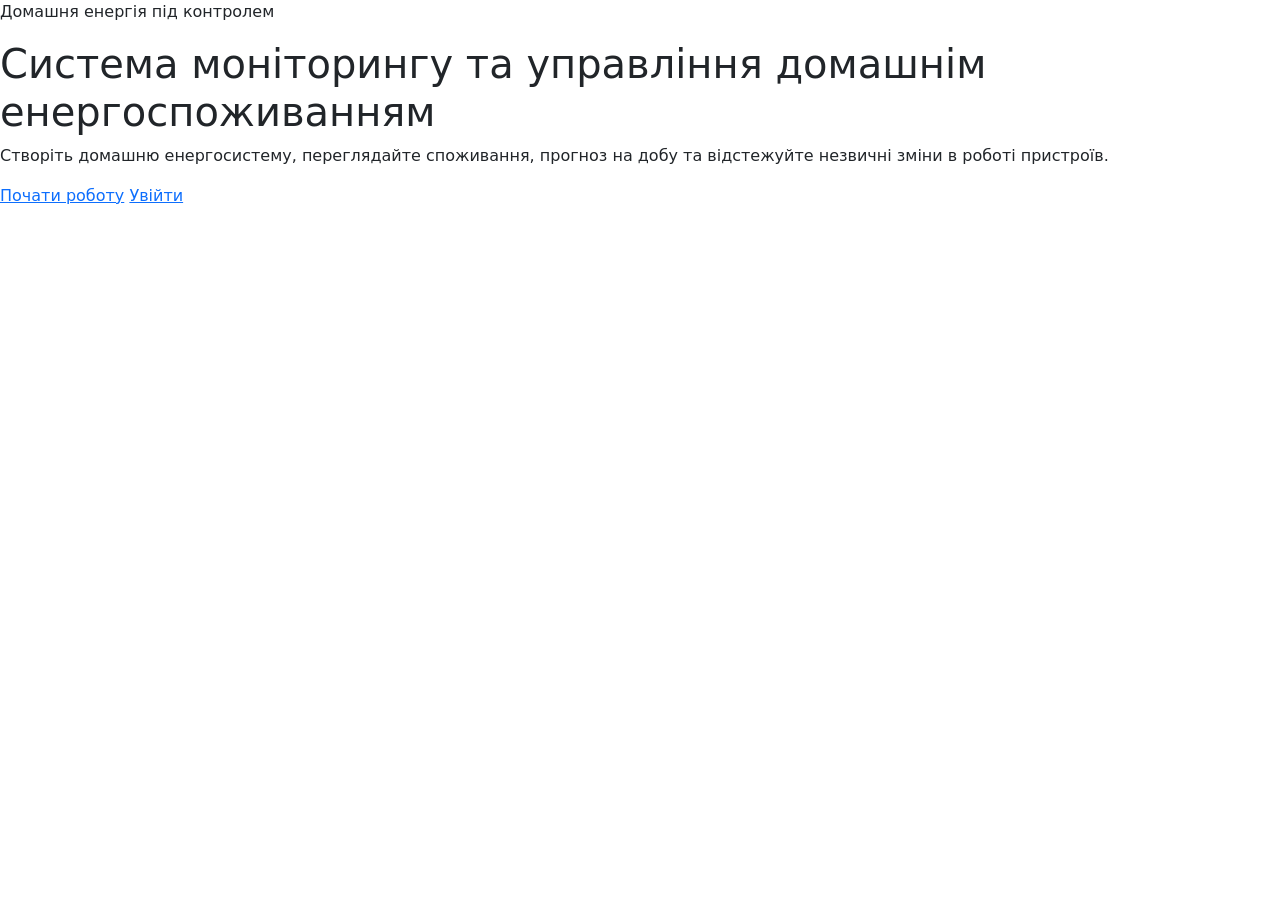
<file: src/main/resources/templates/index.html>
<!DOCTYPE html>
<html lang="uk" xmlns:th="http://www.thymeleaf.org">
<head>
    <meta charset="UTF-8">
    <meta name="viewport" content="width=device-width, initial-scale=1.0">
    <title>Моніторинг енергоспоживання</title>
    <link href="https://cdn.jsdelivr.net/npm/bootstrap@5.3.3/dist/css/bootstrap.min.css" rel="stylesheet">
    <link rel="stylesheet" th:href="@{/css/app.css}">
    <script defer th:src="@{/js/auth.js}"></script>
</head>
<body>
<header th:replace="~{fragments/topbar :: topbar}"></header>

<main class="page">
    <section class="empty-state">
        <p class="eyebrow">Домашня енергія під контролем</p>
        <h1>Система моніторингу та управління домашнім енергоспоживанням</h1>
        <p>
            Створіть домашню енергосистему, переглядайте споживання, прогноз на добу
            та відстежуйте незвичні зміни в роботі пристроїв.
        </p>
        <div class="landing-actions" data-guest-nav>
            <a class="button" th:href="@{/register}">Почати роботу</a>
            <a class="button button-outline" th:href="@{/login}">Увійти</a>
        </div>
        <div class="landing-actions" data-user-nav hidden>
            <a class="button" th:href="@{/dashboard}">Перейти до огляду</a>
            <a class="button button-outline" th:href="@{/anomalies}">Переглянути аномалії</a>
        </div>
    </section>
</main>
</body>
</html>
</file>
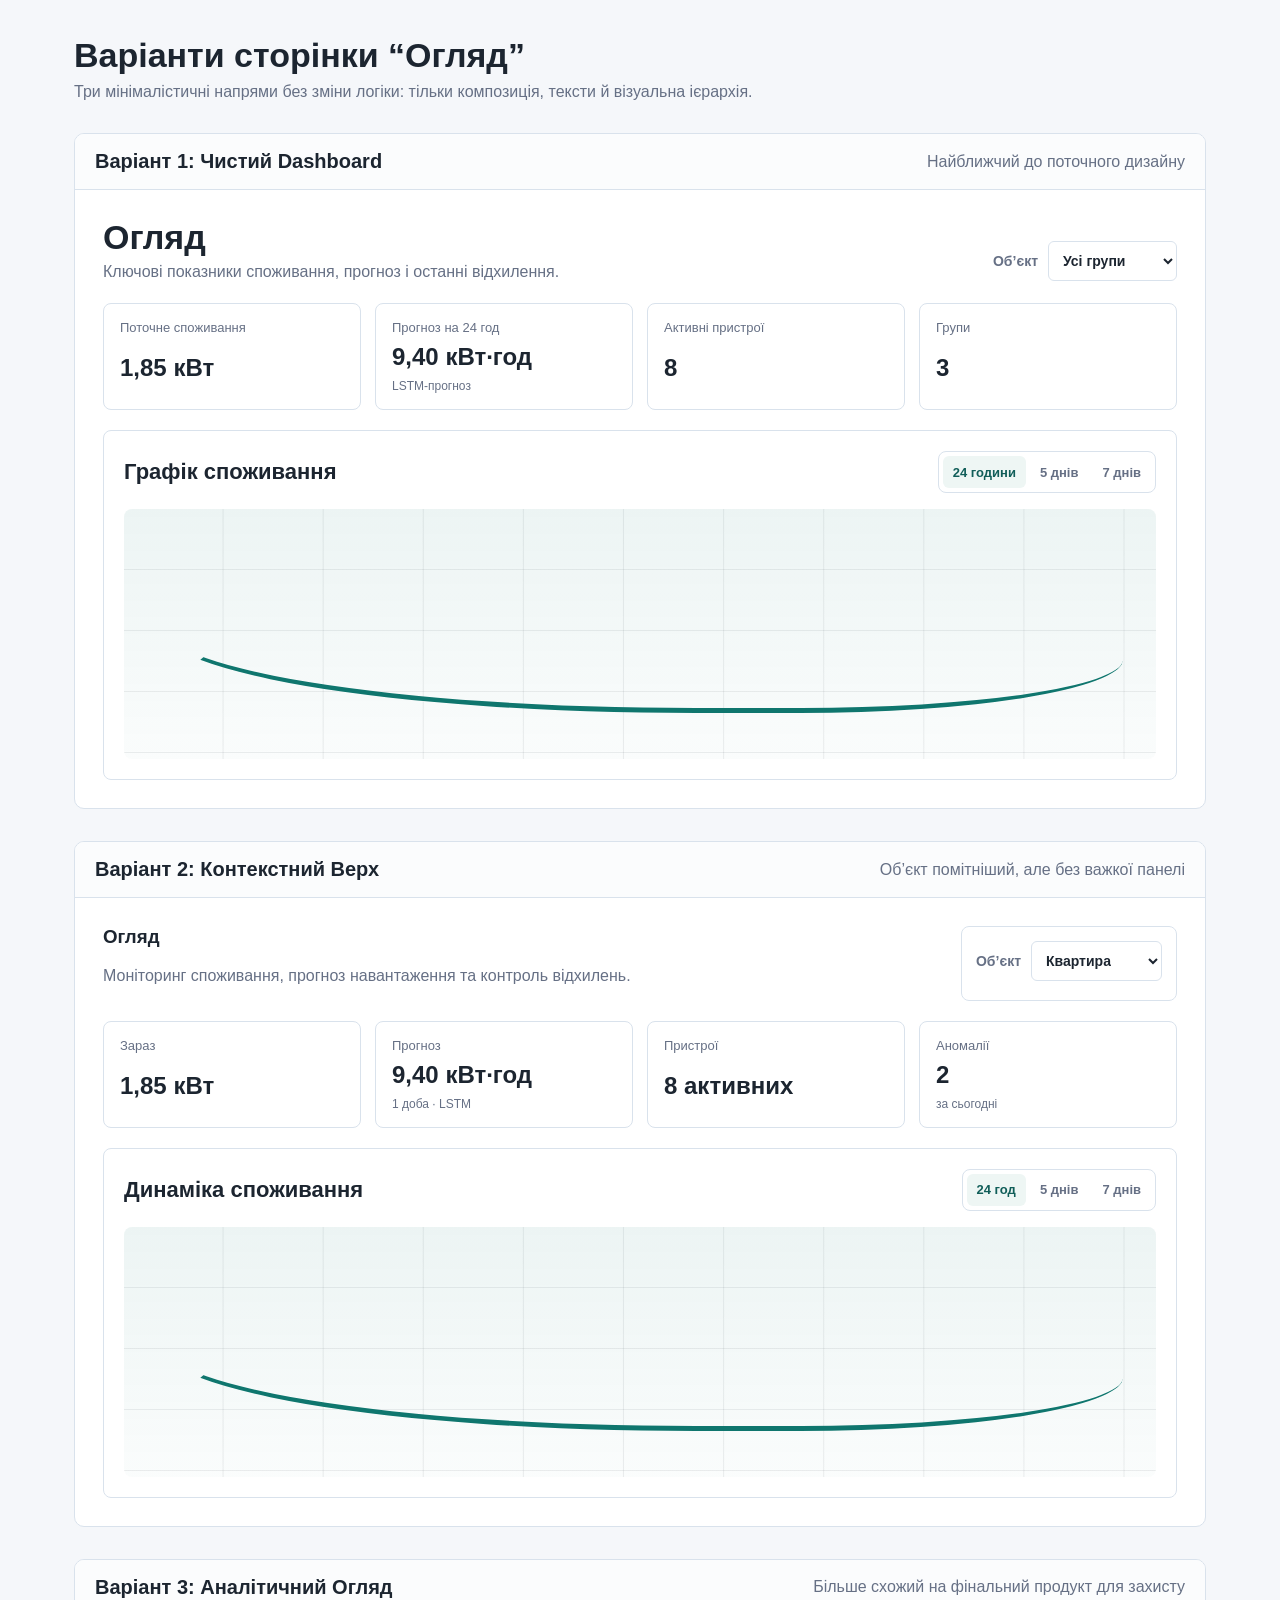
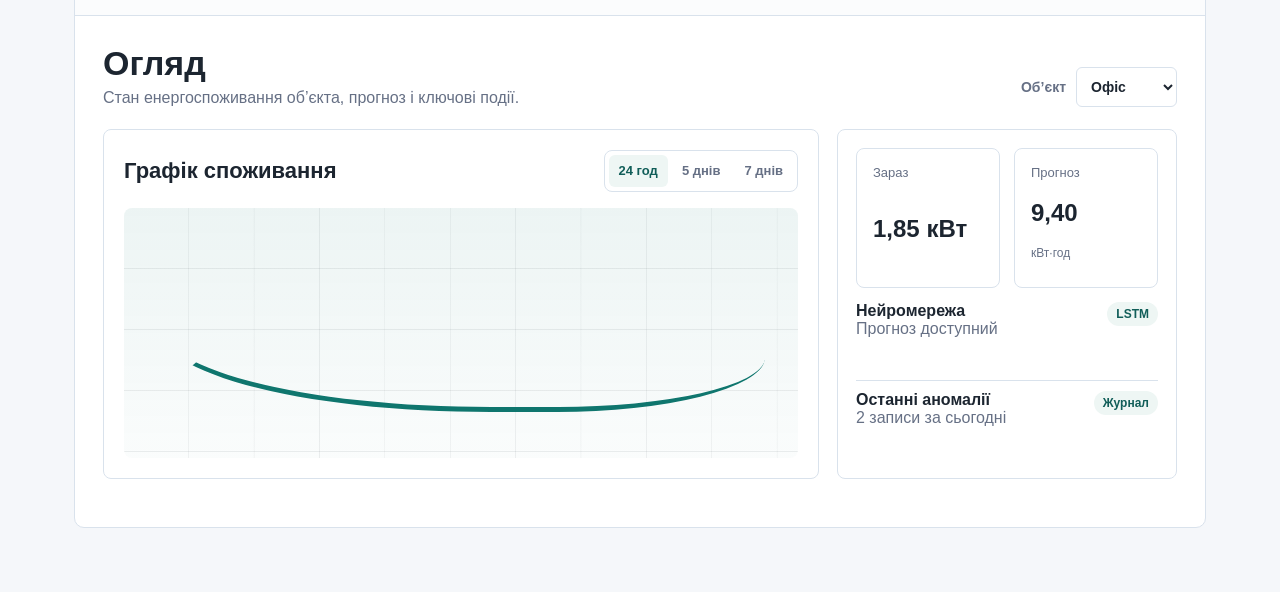
<file: dashboard-design-options.html>
<!DOCTYPE html>
<html lang="uk">
<head>
    <meta charset="UTF-8">
    <meta name="viewport" content="width=device-width, initial-scale=1.0">
    <title>Dashboard Design Options</title>
    <style>
        :root {
            --bg: #f5f7fa;
            --panel: #ffffff;
            --text: #1c2530;
            --muted: #667085;
            --line: #d9e2ec;
            --accent: #0f766e;
            --accent-dark: #115e59;
            --soft: #eef6f4;
        }

        * {
            box-sizing: border-box;
        }

        body {
            margin: 0;
            background: var(--bg);
            color: var(--text);
            font-family: Arial, Helvetica, sans-serif;
        }

        main {
            width: min(100%, 1180px);
            margin: 0 auto;
            padding: 36px 24px 64px;
        }

        .intro {
            margin-bottom: 28px;
        }

        h1,
        h2,
        h3,
        p {
            margin-top: 0;
        }

        .intro h1 {
            margin-bottom: 8px;
            font-size: 34px;
        }

        .muted {
            color: var(--muted);
        }

        .option {
            margin-top: 32px;
            border: 1px solid var(--line);
            border-radius: 10px;
            background: var(--panel);
            overflow: hidden;
        }

        .option-label {
            display: flex;
            align-items: center;
            justify-content: space-between;
            gap: 16px;
            border-bottom: 1px solid var(--line);
            background: #fbfcfd;
            padding: 16px 20px;
        }

        .option-label h2 {
            margin: 0;
            font-size: 20px;
        }

        .option-body {
            padding: 28px;
        }

        .page-title {
            display: flex;
            align-items: flex-end;
            justify-content: space-between;
            gap: 24px;
            margin-bottom: 22px;
        }

        .page-title h3 {
            margin-bottom: 6px;
            font-size: 34px;
        }

        .page-title p {
            margin: 0;
        }

        .select-row {
            display: flex;
            align-items: center;
            gap: 10px;
            color: var(--muted);
            font-size: 14px;
            font-weight: 700;
        }

        select {
            min-height: 40px;
            border: 1px solid var(--line);
            border-radius: 6px;
            background: #ffffff;
            color: var(--text);
            font: inherit;
            padding: 8px 34px 8px 10px;
        }

        .metrics {
            display: grid;
            grid-template-columns: repeat(4, minmax(0, 1fr));
            gap: 14px;
            margin-bottom: 20px;
        }

        .metric {
            display: grid;
            gap: 8px;
            border: 1px solid var(--line);
            border-radius: 8px;
            background: #ffffff;
            padding: 16px;
        }

        .metric span {
            color: var(--muted);
            font-size: 13px;
        }

        .metric strong {
            font-size: 24px;
        }

        .metric small {
            color: var(--muted);
            font-size: 12px;
        }

        .panel {
            border: 1px solid var(--line);
            border-radius: 8px;
            background: #ffffff;
            padding: 20px;
        }

        .panel-header {
            display: flex;
            align-items: center;
            justify-content: space-between;
            gap: 16px;
            margin-bottom: 16px;
        }

        .panel-header h3 {
            margin: 0;
            font-size: 22px;
        }

        .segmented {
            display: inline-flex;
            gap: 4px;
            border: 1px solid var(--line);
            border-radius: 8px;
            padding: 4px;
        }

        .segmented button {
            min-height: 32px;
            border: 0;
            border-radius: 6px;
            background: transparent;
            color: var(--muted);
            cursor: default;
            font: inherit;
            font-size: 13px;
            font-weight: 700;
            padding: 6px 10px;
        }

        .segmented .active {
            background: var(--soft);
            color: var(--accent-dark);
        }

        .chart {
            height: 250px;
            border-radius: 8px;
            background:
                linear-gradient(180deg, rgba(15, 118, 110, 0.08), rgba(15, 118, 110, 0.02)),
                repeating-linear-gradient(to right, transparent 0, transparent 9.5%, rgba(28, 37, 48, 0.08) 9.6%, transparent 9.7%),
                repeating-linear-gradient(to bottom, transparent 0, transparent 24%, rgba(28, 37, 48, 0.08) 24.2%, transparent 24.4%);
            position: relative;
            overflow: hidden;
        }

        .chart::before {
            content: "";
            position: absolute;
            inset: 42px 28px 46px;
            border-bottom: 5px solid var(--accent);
            border-left: 5px solid transparent;
            border-radius: 48% 52% 36% 64%;
            transform: skewX(-10deg);
        }

        .grid-two {
            display: grid;
            grid-template-columns: 1fr 1fr;
            gap: 16px;
            margin-top: 20px;
        }

        .compact-list {
            display: grid;
            gap: 10px;
        }

        .list-row {
            display: flex;
            justify-content: space-between;
            gap: 12px;
            border-bottom: 1px solid var(--line);
            padding-bottom: 10px;
        }

        .list-row:last-child {
            border-bottom: 0;
            padding-bottom: 0;
        }

        .pill {
            align-self: start;
            border-radius: 999px;
            background: var(--soft);
            color: var(--accent-dark);
            font-size: 12px;
            font-weight: 700;
            padding: 5px 9px;
            white-space: nowrap;
        }

        .variant-b .top-strip {
            display: grid;
            grid-template-columns: minmax(0, 1fr) auto;
            gap: 18px;
            margin-bottom: 20px;
        }

        .variant-b .context-card {
            border: 1px solid var(--line);
            border-radius: 8px;
            background: #ffffff;
            padding: 14px;
        }

        .variant-b .metrics {
            grid-template-columns: repeat(4, minmax(0, 1fr));
        }

        .variant-c .hero-row {
            display: grid;
            grid-template-columns: minmax(0, 1fr) minmax(260px, 340px);
            gap: 18px;
            margin-bottom: 20px;
        }

        .variant-c .summary-panel {
            display: grid;
            gap: 14px;
            border: 1px solid var(--line);
            border-radius: 8px;
            background: #ffffff;
            padding: 18px;
        }

        .variant-c .metrics {
            grid-template-columns: repeat(2, minmax(0, 1fr));
            margin: 0;
        }

        @media (max-width: 900px) {
            .page-title,
            .variant-b .top-strip,
            .variant-c .hero-row {
                align-items: flex-start;
                grid-template-columns: 1fr;
                flex-direction: column;
            }

            .metrics,
            .variant-b .metrics,
            .variant-c .metrics,
            .grid-two {
                grid-template-columns: 1fr;
            }
        }
    </style>
</head>
<body>
<main>
    <section class="intro">
        <h1>Варіанти сторінки “Огляд”</h1>
        <p class="muted">Три мінімалістичні напрями без зміни логіки: тільки композиція, тексти й візуальна ієрархія.</p>
    </section>

    <section class="option">
        <div class="option-label">
            <h2>Варіант 1: Чистий Dashboard</h2>
            <span class="muted">Найближчий до поточного дизайну</span>
        </div>
        <div class="option-body">
            <div class="page-title">
                <div>
                    <h3>Огляд</h3>
                    <p class="muted">Ключові показники споживання, прогноз і останні відхилення.</p>
                </div>
                <label class="select-row">
                    Об’єкт
                    <select>
                        <option>Усі групи</option>
                    </select>
                </label>
            </div>

            <div class="metrics">
                <article class="metric"><span>Поточне споживання</span><strong>1,85 кВт</strong></article>
                <article class="metric"><span>Прогноз на 24 год</span><strong>9,40 кВт·год</strong><small>LSTM-прогноз</small></article>
                <article class="metric"><span>Активні пристрої</span><strong>8</strong></article>
                <article class="metric"><span>Групи</span><strong>3</strong></article>
            </div>

            <section class="panel">
                <div class="panel-header">
                    <h3>Графік споживання</h3>
                    <div class="segmented">
                        <button class="active">24 години</button>
                        <button>5 днів</button>
                        <button>7 днів</button>
                    </div>
                </div>
                <div class="chart"></div>
            </section>
        </div>
    </section>

    <section class="option variant-b">
        <div class="option-label">
            <h2>Варіант 2: Контекстний Верх</h2>
            <span class="muted">Об’єкт помітніший, але без важкої панелі</span>
        </div>
        <div class="option-body">
            <div class="top-strip">
                <div>
                    <h3>Огляд</h3>
                    <p class="muted">Моніторинг споживання, прогноз навантаження та контроль відхилень.</p>
                </div>
                <div class="context-card">
                    <label class="select-row">
                        Об’єкт
                        <select>
                            <option>Квартира</option>
                        </select>
                    </label>
                </div>
            </div>

            <div class="metrics">
                <article class="metric"><span>Зараз</span><strong>1,85 кВт</strong></article>
                <article class="metric"><span>Прогноз</span><strong>9,40 кВт·год</strong><small>1 доба · LSTM</small></article>
                <article class="metric"><span>Пристрої</span><strong>8 активних</strong></article>
                <article class="metric"><span>Аномалії</span><strong>2</strong><small>за сьогодні</small></article>
            </div>

            <section class="panel">
                <div class="panel-header">
                    <h3>Динаміка споживання</h3>
                    <div class="segmented">
                        <button class="active">24 год</button>
                        <button>5 днів</button>
                        <button>7 днів</button>
                    </div>
                </div>
                <div class="chart"></div>
            </section>
        </div>
    </section>

    <section class="option variant-c">
        <div class="option-label">
            <h2>Варіант 3: Аналітичний Огляд</h2>
            <span class="muted">Більше схожий на фінальний продукт для захисту</span>
        </div>
        <div class="option-body">
            <div class="page-title">
                <div>
                    <h3>Огляд</h3>
                    <p class="muted">Стан енергоспоживання об’єкта, прогноз і ключові події.</p>
                </div>
                <label class="select-row">
                    Об’єкт
                    <select>
                        <option>Офіс</option>
                    </select>
                </label>
            </div>

            <div class="hero-row">
                <section class="panel">
                    <div class="panel-header">
                        <h3>Графік споживання</h3>
                        <div class="segmented">
                            <button class="active">24 год</button>
                            <button>5 днів</button>
                            <button>7 днів</button>
                        </div>
                    </div>
                    <div class="chart"></div>
                </section>

                <aside class="summary-panel">
                    <div class="metrics">
                        <article class="metric"><span>Зараз</span><strong>1,85 кВт</strong></article>
                        <article class="metric"><span>Прогноз</span><strong>9,40</strong><small>кВт·год</small></article>
                    </div>
                    <div class="compact-list">
                        <div class="list-row">
                            <div>
                                <strong>Нейромережа</strong>
                                <p class="muted">Прогноз доступний</p>
                            </div>
                            <span class="pill">LSTM</span>
                        </div>
                        <div class="list-row">
                            <div>
                                <strong>Останні аномалії</strong>
                                <p class="muted">2 записи за сьогодні</p>
                            </div>
                            <span class="pill">Журнал</span>
                        </div>
                    </div>
                </aside>
            </div>
        </div>
    </section>
</main>
</body>
</html>
</file>
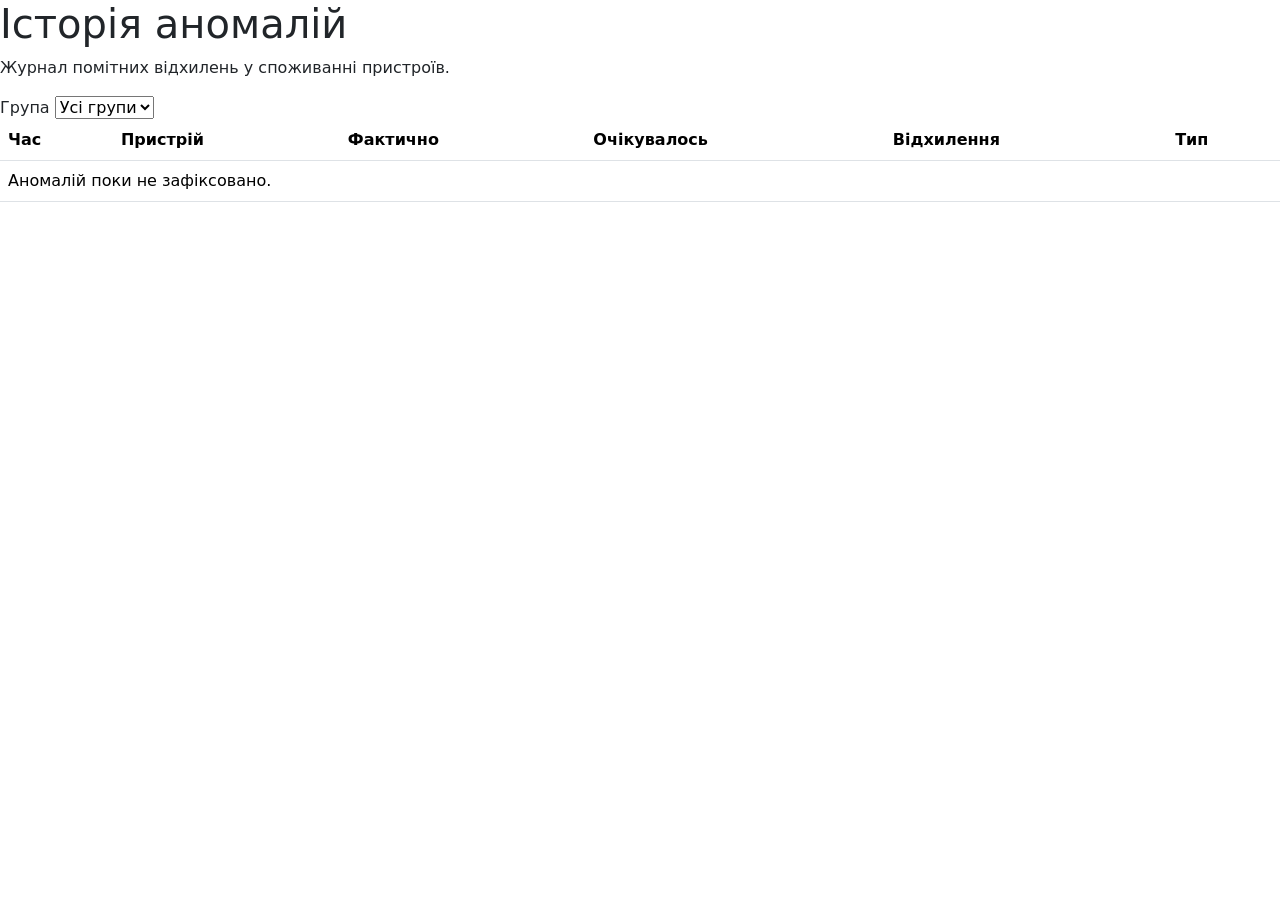
<file: src/main/resources/templates/anomalies.html>
<!DOCTYPE html>
<html lang="uk" xmlns:th="http://www.thymeleaf.org">
<head>
    <meta charset="UTF-8">
    <meta name="viewport" content="width=device-width, initial-scale=1.0">
    <title>Історія аномалій | Energy Monitor</title>
    <link href="https://cdn.jsdelivr.net/npm/bootstrap@5.3.3/dist/css/bootstrap.min.css" rel="stylesheet">
    <link rel="stylesheet" th:href="@{/css/app.css}">
    <script defer th:src="@{/js/auth.js}"></script>
</head>
<body>
<header th:replace="~{fragments/topbar :: topbar}"></header>

<main class="page">
    <section class="page-heading">
        <h1>Історія аномалій</h1>
        <p>Журнал помітних відхилень у споживанні пристроїв.</p>
    </section>

    <section class="panel">
        <label class="list-filter">
            Група
            <select data-anomaly-household-filter>
                <option value="">Усі групи</option>
            </select>
        </label>

        <div class="table-responsive">
            <table class="table table-hover align-middle anomaly-table">
                <thead>
                <tr>
                    <th>Час</th>
                    <th>Пристрій</th>
                    <th>Фактично</th>
                    <th>Очікувалось</th>
                    <th>Відхилення</th>
                    <th>Тип</th>
                </tr>
                </thead>
                <tbody data-anomaly-list data-anomaly-limit="all">
                <tr>
                    <td colspan="6" class="empty-table">Аномалій поки не зафіксовано.</td>
                </tr>
                </tbody>
            </table>
        </div>
    </section>
</main>
</body>
</html>
</file>
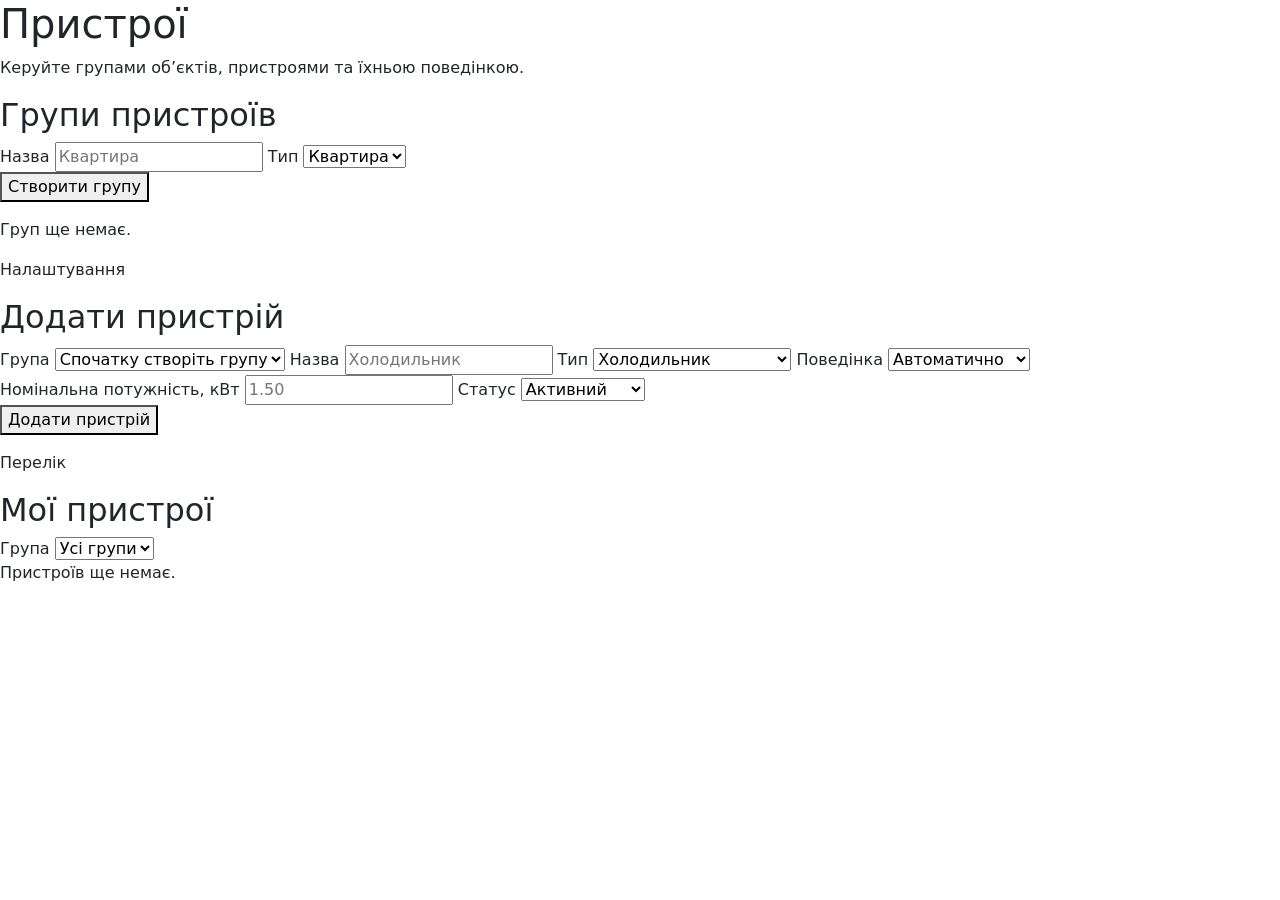
<file: src/main/resources/templates/devices.html>
<!DOCTYPE html>
<html lang="uk" xmlns:th="http://www.thymeleaf.org">
<head>
    <meta charset="UTF-8">
    <meta name="viewport" content="width=device-width, initial-scale=1.0">
    <title>Пристрої | Energy Monitor</title>
    <link href="https://cdn.jsdelivr.net/npm/bootstrap@5.3.3/dist/css/bootstrap.min.css" rel="stylesheet">
    <link rel="stylesheet" th:href="@{/css/app.css}">
    <script defer th:src="@{/js/auth.js}"></script>
</head>
<body data-auth-page="protected">
<header th:replace="~{fragments/topbar :: topbar}"></header>

<main class="page" data-core-manager>
    <section class="page-heading">
        <h1>Пристрої</h1>
        <p>Керуйте групами об’єктів, пристроями та їхньою поведінкою.</p>
    </section>

    <section class="panel household-compact-panel">
        <div class="panel-header">
            <div>
                <h2>Групи пристроїв</h2>
            </div>
        </div>

        <div class="household-compact-layout">
            <form class="compact-form household-inline-form" data-household-form>
                <label>
                    Назва
                    <input type="text" name="name" placeholder="Квартира" required>
                </label>
                <label>
                    Тип
                    <select name="type" required>
                        <option value="APARTMENT">Квартира</option>
                        <option value="HOUSE">Будинок</option>
                        <option value="OFFICE">Офіс</option>
                        <option value="COTTAGE">Дача</option>
                        <option value="OTHER">Інше</option>
                    </select>
                </label>
                <div class="form-actions">
                    <button class="button" type="submit" data-household-submit>Створити групу</button>
                    <button class="button button-outline" type="button" data-household-cancel hidden>Скасувати</button>
                </div>
                <p class="form-message" data-household-message></p>
            </form>

            <div class="entity-list household-inline-list" data-household-list>
                <p class="muted">Груп ще немає.</p>
            </div>
        </div>
    </section>

    <section class="management-grid device-page-grid">
        <article class="panel device-form-panel">
            <div class="panel-header">
                <div>
                    <p class="eyebrow">Налаштування</p>
                    <h2 data-device-form-title>Додати пристрій</h2>
                </div>
            </div>

            <form class="compact-form" data-device-form>
                <label>
                    Група
                    <select name="householdId" data-household-select required>
                        <option value="">Спочатку створіть групу</option>
                    </select>
                </label>

                <label>
                    Назва
                    <input type="text" name="name" placeholder="Холодильник" required>
                </label>

                <label>
                    Тип
                    <select name="type" required>
                        <option value="FRIDGE">Холодильник</option>
                        <option value="TV">Телевізор</option>
                        <option value="AC">Кондиціонер</option>
                        <option value="LIGHT">Освітлення</option>
                        <option value="HEATER">Обігрівач</option>
                        <option value="BOILER">Електричний бойлер</option>
                        <option value="GAS_BOILER">Газовий котел</option>
                        <option value="WASHING_MACHINE">Пральна машина</option>
                        <option value="DISHWASHER">Посудомийка</option>
                        <option value="OVEN">Духовка</option>
                        <option value="MICROWAVE">Мікрохвильовка</option>
                        <option value="KETTLE">Чайник</option>
                        <option value="TOASTER">Тостер</option>
                        <option value="COFFEE_MACHINE">Кавомашина</option>
                        <option value="IRON">Праска</option>
                        <option value="HAIR_DRYER">Фен</option>
                        <option value="COMPUTER">Комп'ютер</option>
                        <option value="DESKTOP_PC">Стаціонарний ПК</option>
                        <option value="LAPTOP">Ноутбук</option>
                        <option value="MONITOR">Монітор</option>
                        <option value="GAME_CONSOLE">Ігрова приставка</option>
                        <option value="ROUTER">Роутер</option>
                        <option value="FAN">Вентилятор</option>
                        <option value="AIR_PURIFIER">Очищувач повітря</option>
                        <option value="VACUUM">Пилосос</option>
                        <option value="EV_CHARGER">Зарядка авто</option>
                        <option value="OTHER">Інше</option>
                    </select>
                </label>

                <label>
                    Поведінка
                    <select name="behaviorProfile">
                        <option value="">Автоматично</option>
                        <option value="CONSTANT">Постійна</option>
                        <option value="CYCLIC">Циклічна</option>
                        <option value="INTERMITTENT">Переривчаста</option>
                        <option value="PEAK_BASED">Пікова</option>
                    </select>
                </label>

                <label>
                    Номінальна потужність, кВт
                    <input type="number" name="nominalPower" min="0" step="0.01" placeholder="1.50">
                </label>

                <label>
                    Статус
                    <select name="active">
                        <option value="true">Активний</option>
                        <option value="false">Неактивний</option>
                    </select>
                </label>

                <div class="form-actions">
                    <button class="button" type="submit" data-device-submit>Додати пристрій</button>
                    <button class="button button-outline" type="button" data-device-cancel hidden>Скасувати</button>
                </div>

                <p class="form-message" data-device-message></p>
            </form>
        </article>

        <article class="panel device-list-panel">
            <div class="panel-header">
                <div>
                    <p class="eyebrow">Перелік</p>
                    <h2>Мої пристрої</h2>
                </div>
            </div>

            <label class="list-filter">
                Група
                <select data-device-household-filter>
                    <option value="">Усі групи</option>
                </select>
            </label>

            <div class="entity-list device-management-list" data-device-list data-manage-devices>
                <p class="muted">Пристроїв ще немає.</p>
            </div>
        </article>
    </section>
</main>
</body>
</html>
</file>
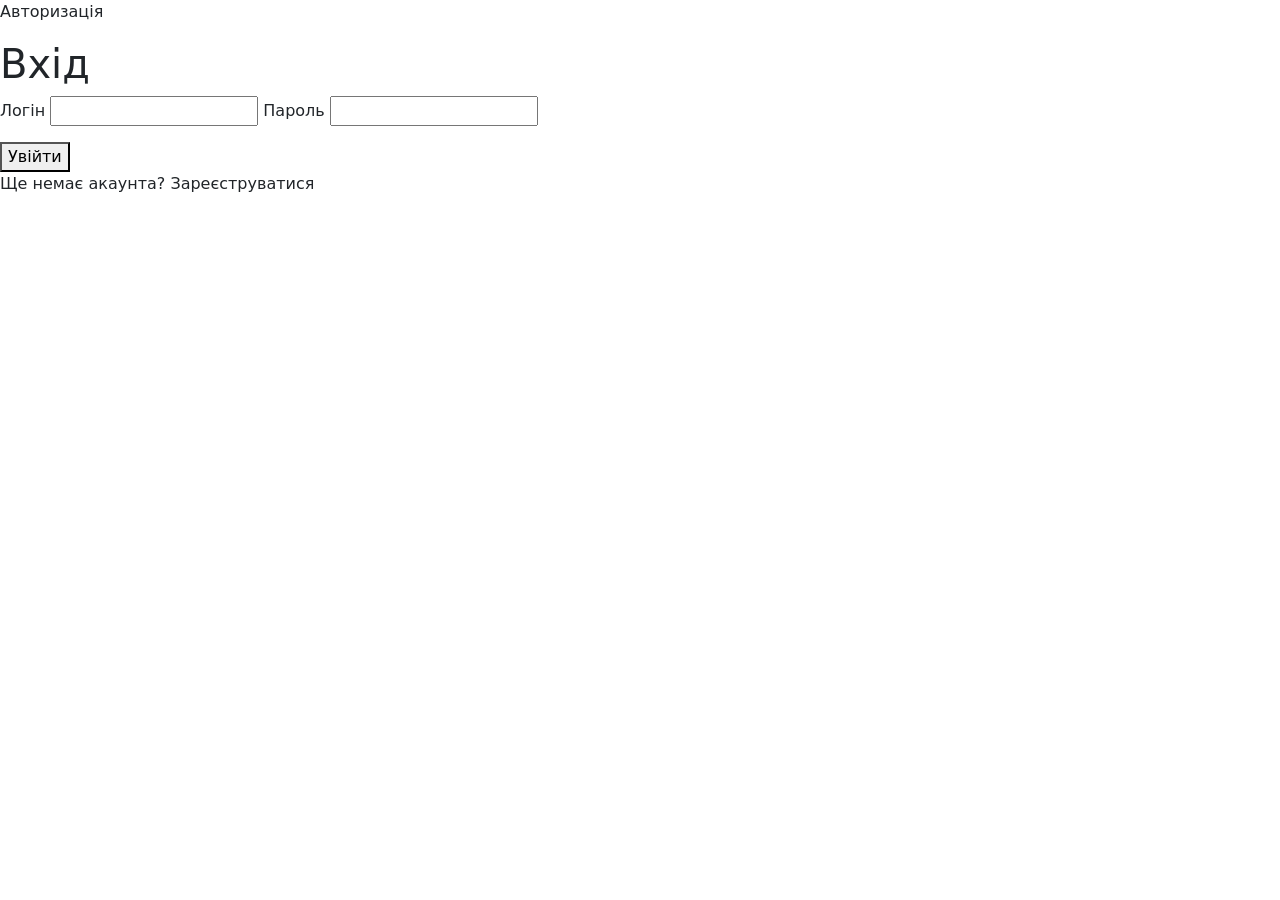
<file: src/main/resources/templates/login.html>
<!DOCTYPE html>
<html lang="uk" xmlns:th="http://www.thymeleaf.org">
<head>
    <meta charset="UTF-8">
    <meta name="viewport" content="width=device-width, initial-scale=1.0">
    <title>Вхід | Energy Monitor</title>
    <link href="https://cdn.jsdelivr.net/npm/bootstrap@5.3.3/dist/css/bootstrap.min.css" rel="stylesheet">
    <link rel="stylesheet" th:href="@{/css/app.css}">
    <script defer th:src="@{/js/auth.js(v=2)}"></script>
</head>
<body data-auth-page="guest-only">
<header th:replace="~{fragments/topbar :: topbar}"></header>

<main class="auth-page">
    <section class="auth-panel">
        <p class="eyebrow">Авторизація</p>
        <h1>Вхід</h1>
        <form class="auth-form" data-auth-form="login">
            <label>
                Логін
                <input type="text" name="username" autocomplete="username" required>
            </label>
            <label>
                Пароль
                <input type="password" name="password" autocomplete="current-password" required>
            </label>
            <p class="form-message" data-form-message></p>
            <button class="button" type="submit">Увійти</button>
        </form>
        <p class="auth-link">Ще немає акаунта? <a th:href="@{/register}">Зареєструватися</a></p>
    </section>
</main>
</body>
</html>
</file>
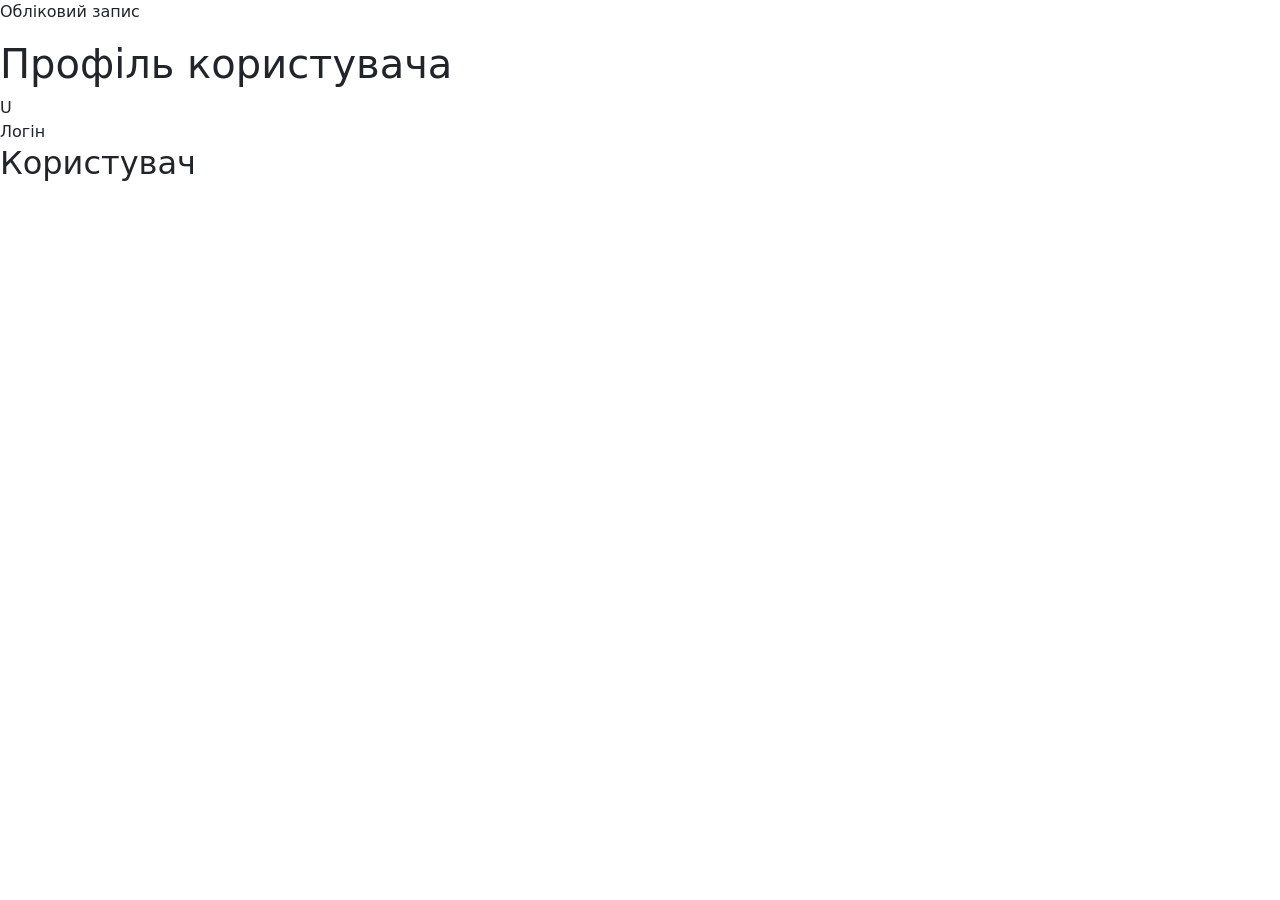
<file: src/main/resources/templates/profile.html>
<!DOCTYPE html>
<html lang="uk" xmlns:th="http://www.thymeleaf.org">
<head>
    <meta charset="UTF-8">
    <meta name="viewport" content="width=device-width, initial-scale=1.0">
    <title>Профіль | Energy Monitor</title>
    <link href="https://cdn.jsdelivr.net/npm/bootstrap@5.3.3/dist/css/bootstrap.min.css" rel="stylesheet">
    <link rel="stylesheet" th:href="@{/css/app.css}">
    <script defer th:src="@{/js/auth.js}"></script>
</head>
<body>
<header th:replace="~{fragments/topbar :: topbar}"></header>

<main class="page narrow-page">
    <section class="page-heading">
        <p class="eyebrow">Обліковий запис</p>
        <h1>Профіль користувача</h1>
    </section>

    <section class="profile-card">
        <span class="profile-avatar profile-avatar-large" data-profile-avatar>U</span>
        <div>
            <span class="muted">Логін</span>
            <h2 data-profile-name>Користувач</h2>
<!--            <p>Дані профілю буде розширено на наступних етапах.</p>-->
        </div>
    </section>
</main>
</body>
</html>
</file>
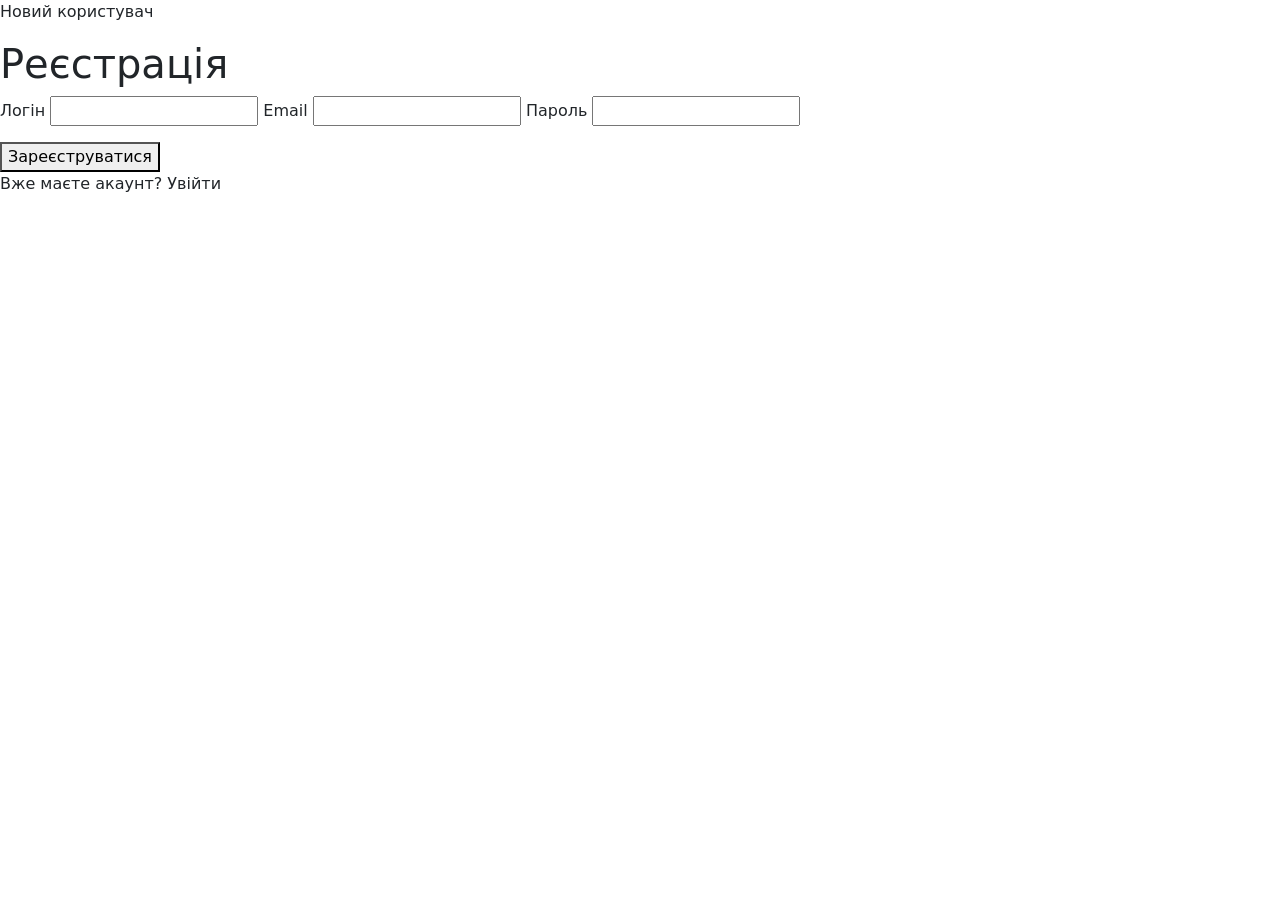
<file: src/main/resources/templates/register.html>
<!DOCTYPE html>
<html lang="uk" xmlns:th="http://www.thymeleaf.org">
<head>
    <meta charset="UTF-8">
    <meta name="viewport" content="width=device-width, initial-scale=1.0">
    <title>Реєстрація | Energy Monitor</title>
    <link href="https://cdn.jsdelivr.net/npm/bootstrap@5.3.3/dist/css/bootstrap.min.css" rel="stylesheet">
    <link rel="stylesheet" th:href="@{/css/app.css}">
    <script defer th:src="@{/js/auth.js}"></script>
</head>
<body data-auth-page="guest-only">
<header th:replace="~{fragments/topbar :: topbar}"></header>

<main class="auth-page">
    <section class="auth-panel">
        <p class="eyebrow">Новий користувач</p>
        <h1>Реєстрація</h1>
        <form class="auth-form" data-auth-form="register">
            <label>
                Логін
                <input type="text" name="username" autocomplete="username" minlength="3" maxlength="50" required>
            </label>
            <label>
                Email
                <input type="email" name="email" autocomplete="email" required>
            </label>
            <label>
                Пароль
                <input type="password" name="password" autocomplete="new-password" minlength="6" required>
            </label>
            <p class="form-message" data-form-message></p>
            <button class="button" type="submit">Зареєструватися</button>
        </form>
        <p class="auth-link">Вже маєте акаунт? <a th:href="@{/login}">Увійти</a></p>
    </section>
</main>
</body>
</html>
</file>
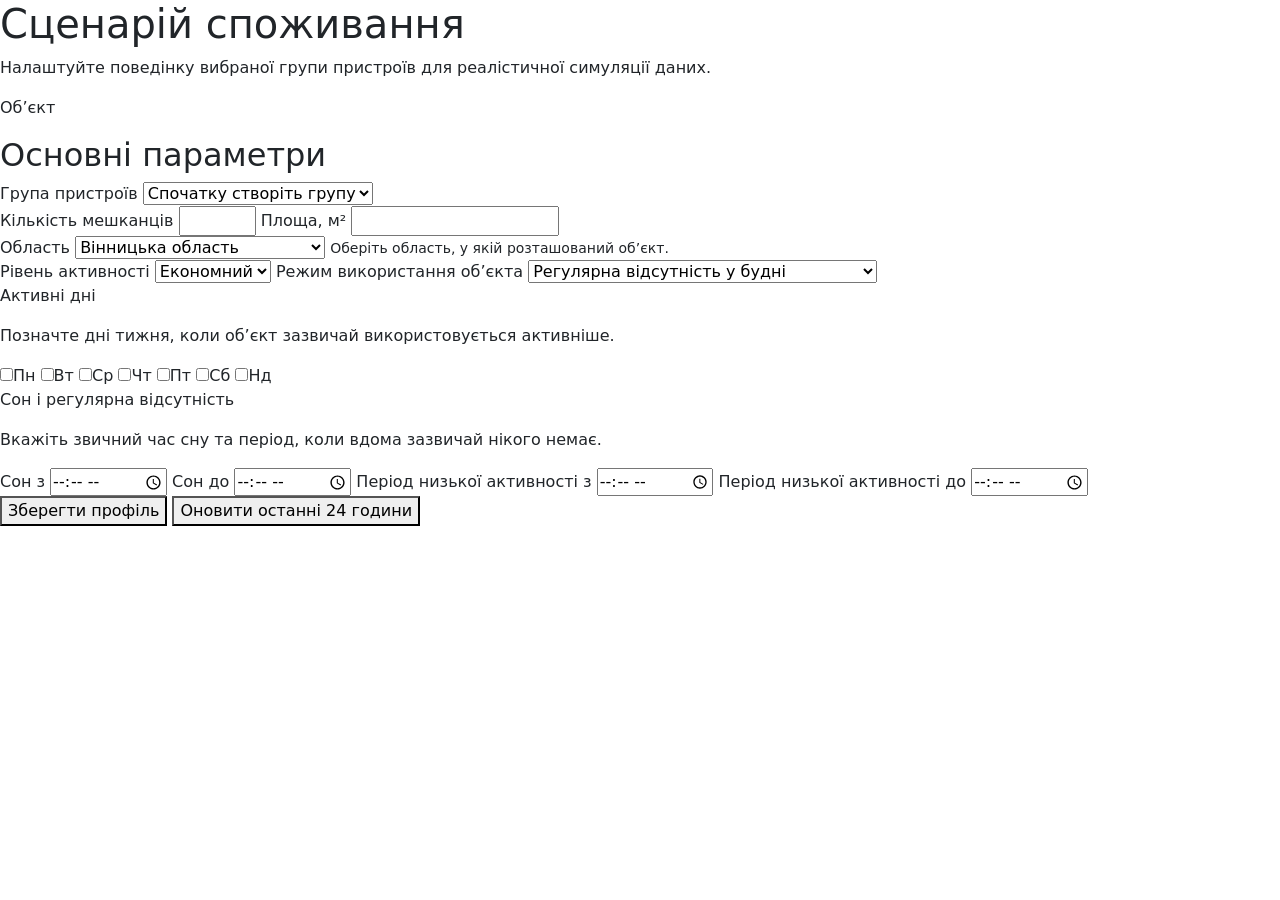
<file: src/main/resources/templates/simulation.html>
<!DOCTYPE html>
<html lang="uk" xmlns:th="http://www.thymeleaf.org">
<head>
    <meta charset="UTF-8">
    <meta name="viewport" content="width=device-width, initial-scale=1.0">
    <title>Симуляція | Energy Monitor</title>
    <link href="https://cdn.jsdelivr.net/npm/bootstrap@5.3.3/dist/css/bootstrap.min.css" rel="stylesheet">
    <link rel="stylesheet" th:href="@{/css/app.css}">
    <script defer th:src="@{/js/auth.js}"></script>
</head>
<body data-auth-page="protected">
<header th:replace="~{fragments/topbar :: topbar}"></header>

<main class="page narrow-page">
    <section class="page-heading">
        <h1>Сценарій споживання</h1>
        <p>Налаштуйте поведінку вибраної групи пристроїв для реалістичної симуляції даних.</p>
    </section>

    <section class="panel">
        <div class="panel-header">
            <div>
                    <p class="eyebrow">Об’єкт</p>
                    <h2>Основні параметри</h2>
            </div>
        </div>

        <form class="compact-form" data-simulation-form>
            <label>
                Група пристроїв
                <select name="simulationHouseholdId" data-simulation-household required>
                    <option value="">Спочатку створіть групу</option>
                </select>
            </label>

            <div class="simulation-form-grid">
                <label>
                    <span data-occupants-label>Кількість мешканців</span>
                    <input type="number" name="occupants" min="1" max="10" step="1" required>
                </label>

                <label>
                    <span data-area-label>Площа, м²</span>
                    <input type="number" name="areaM2" min="10" step="0.1" required>
                </label>
            </div>

            <label>
                Область
                <select name="city" required>
                    <option value="Вінницька">Вінницька область</option>
                    <option value="Волинська">Волинська область</option>
                    <option value="Дніпропетровська">Дніпропетровська область</option>
                    <option value="Донецька">Донецька область</option>
                    <option value="Житомирська">Житомирська область</option>
                    <option value="Закарпатська">Закарпатська область</option>
                    <option value="Запорізька">Запорізька область</option>
                    <option value="Івано-Франківська">Івано-Франківська область</option>
                    <option value="Київська">Київська область</option>
                    <option value="Кіровоградська">Кіровоградська область</option>
                    <option value="Луганська">Луганська область</option>
                    <option value="Львівська">Львівська область</option>
                    <option value="Миколаївська">Миколаївська область</option>
                    <option value="Одеська">Одеська область</option>
                    <option value="Полтавська">Полтавська область</option>
                    <option value="Рівненська">Рівненська область</option>
                    <option value="Сумська">Сумська область</option>
                    <option value="Тернопільська">Тернопільська область</option>
                    <option value="Харківська">Харківська область</option>
                    <option value="Херсонська">Херсонська область</option>
                    <option value="Хмельницька">Хмельницька область</option>
                    <option value="Черкаська">Черкаська область</option>
                    <option value="Чернівецька">Чернівецька область</option>
                    <option value="Чернігівська">Чернігівська область</option>
                </select>
                <small class="muted" data-region-hint>Оберіть область, у якій розташований об’єкт.</small>
            </label>

            <div class="simulation-form-grid">
                <label>
                    Рівень активності
                    <select name="activityLevel" required>
                        <option value="ECONOMY">Економний</option>
                        <option value="NORMAL">Звичайний</option>
                        <option value="ACTIVE">Активний</option>
                    </select>
                </label>

                <label>
                    <span data-presence-label>Режим використання об’єкта</span>
                    <select name="presenceMode" required data-presence-mode>
                        <option value="STANDARD_WORKDAY">Регулярна відсутність у будні</option>
                        <option value="PARTLY_HOME">Гнучкий день: частково вдома</option>
                        <option value="OFTEN_HOME">Більшість часу хтось вдома</option>
                        <option value="CUSTOM">Власний графік за інтервалами нижче</option>
                    </select>
                </label>
            </div>

            <section class="simulation-section custom-schedule-section" data-custom-schedule-section hidden>
                <div>
                    <p class="eyebrow" data-custom-schedule-title>Власний графік</p>
                    <p class="muted" data-custom-schedule-description>Додайте періоди активного використання об’єкта. Для кожного періоду можна окремо дозволити потужні прилади.</p>
                </div>

                <div class="custom-schedule-grid">
                    <article class="custom-schedule-block" data-custom-period="1">
                        <h3>Період 1</h3>
                        <div class="time-range-grid">
                            <label>З <input type="time" name="customHomeStart1"></label>
                            <label>До <input type="time" name="customHomeEnd1"></label>
                        </div>
                        <label>
                            Активність
                            <select name="customHomeActivity1">
                                <option value="ECONOMY">Низька</option>
                                <option value="NORMAL">Звичайна</option>
                                <option value="ACTIVE">Висока</option>
                            </select>
                        </label>
                        <label class="checkbox-row">
                            <input type="checkbox" name="customHomeHeavyAllowed1">
                            Дозволити потужні прилади
                        </label>
                    </article>

                    <article class="custom-schedule-block" data-custom-period="2" hidden>
                        <h3>Період 2</h3>
                        <div class="time-range-grid">
                            <label>З <input type="time" name="customHomeStart2"></label>
                            <label>До <input type="time" name="customHomeEnd2"></label>
                        </div>
                        <label>
                            Активність
                            <select name="customHomeActivity2">
                                <option value="ECONOMY">Низька</option>
                                <option value="NORMAL">Звичайна</option>
                                <option value="ACTIVE">Висока</option>
                            </select>
                        </label>
                        <label class="checkbox-row">
                            <input type="checkbox" name="customHomeHeavyAllowed2">
                            Дозволити потужні прилади
                        </label>
                    </article>

                    <article class="custom-schedule-block optional" data-custom-period="3" hidden>
                        <h3>Період 3 <span>опціонально</span></h3>
                        <div class="time-range-grid">
                            <label>З <input type="time" name="customHomeStart3"></label>
                            <label>До <input type="time" name="customHomeEnd3"></label>
                        </div>
                        <label>
                            Активність
                            <select name="customHomeActivity3">
                                <option value="ECONOMY">Низька</option>
                                <option value="NORMAL">Звичайна</option>
                                <option value="ACTIVE">Висока</option>
                            </select>
                        </label>
                        <label class="checkbox-row">
                            <input type="checkbox" name="customHomeHeavyAllowed3">
                            Дозволити потужні прилади
                        </label>
                    </article>

                    <article class="custom-schedule-block optional" data-custom-period="4" hidden>
                        <h3>Період 4 <span>опціонально</span></h3>
                        <div class="time-range-grid">
                            <label>З <input type="time" name="customHomeStart4"></label>
                            <label>До <input type="time" name="customHomeEnd4"></label>
                        </div>
                        <label>
                            Активність
                            <select name="customHomeActivity4">
                                <option value="ECONOMY">Низька</option>
                                <option value="NORMAL">Звичайна</option>
                                <option value="ACTIVE">Висока</option>
                            </select>
                        </label>
                        <label class="checkbox-row">
                            <input type="checkbox" name="customHomeHeavyAllowed4">
                            Дозволити потужні прилади
                        </label>
                    </article>

                    <article class="custom-schedule-block optional" data-custom-period="5" hidden>
                        <h3>Період 5 <span>опціонально</span></h3>
                        <div class="time-range-grid">
                            <label>З <input type="time" name="customHomeStart5"></label>
                            <label>До <input type="time" name="customHomeEnd5"></label>
                        </div>
                        <label>
                            Активність
                            <select name="customHomeActivity5">
                                <option value="ECONOMY">Низька</option>
                                <option value="NORMAL">Звичайна</option>
                                <option value="ACTIVE">Висока</option>
                            </select>
                        </label>
                        <label class="checkbox-row">
                            <input type="checkbox" name="customHomeHeavyAllowed5">
                            Дозволити потужні прилади
                        </label>
                    </article>
                </div>

                <div class="custom-schedule-actions">
                    <button class="button button-outline button-small" type="button" data-add-custom-period>
                        Додати період
                    </button>
                    <span class="muted" data-custom-period-count>1 з 5 періодів</span>
                </div>
            </section>

            <section class="simulation-section" data-active-days-section>
                <div>
                    <p class="eyebrow" data-active-days-title>Активні дні</p>
                    <p class="muted" data-active-days-description>Позначте дні тижня, коли об’єкт зазвичай використовується активніше.</p>
                </div>
                <div class="weekday-picker compact" data-weekend-days>
                    <label><input type="checkbox" name="weekendDay" value="MONDAY"><span>Пн</span></label>
                    <label><input type="checkbox" name="weekendDay" value="TUESDAY"><span>Вт</span></label>
                    <label><input type="checkbox" name="weekendDay" value="WEDNESDAY"><span>Ср</span></label>
                    <label><input type="checkbox" name="weekendDay" value="THURSDAY"><span>Чт</span></label>
                    <label><input type="checkbox" name="weekendDay" value="FRIDAY"><span>Пт</span></label>
                    <label><input type="checkbox" name="weekendDay" value="SATURDAY"><span>Сб</span></label>
                    <label><input type="checkbox" name="weekendDay" value="SUNDAY"><span>Нд</span></label>
                </div>
            </section>

            <section class="simulation-section" data-home-routine-section>
                <div>
                    <p class="eyebrow" data-routine-title>Сон і регулярна відсутність</p>
                    <p class="muted" data-routine-description>Вкажіть звичний час сну та період, коли вдома зазвичай нікого немає.</p>
                </div>

                <div class="time-range-grid">
                    <label data-sleep-field>
                        <span>Сон з</span>
                        <input type="time" name="sleepStart" required>
                    </label>
                    <label data-sleep-field>
                        <span>Сон до</span>
                        <input type="time" name="sleepEnd" required>
                    </label>
                    <label>
                        <span data-away-start-label>Період низької активності з</span>
                        <input type="time" name="awayStart" required>
                    </label>
                    <label>
                        <span data-away-end-label>Період низької активності до</span>
                        <input type="time" name="awayEnd" required>
                    </label>
                </div>
            </section>

            <div class="form-actions">
                <button class="button" type="submit">Зберегти профіль</button>
                <button class="button button-outline" type="button" data-simulation-regenerate>Оновити останні 24 години</button>
            </div>

            <p class="form-message" data-simulation-message></p>
        </form>
    </section>
</main>
</body>
</html>
</file>
